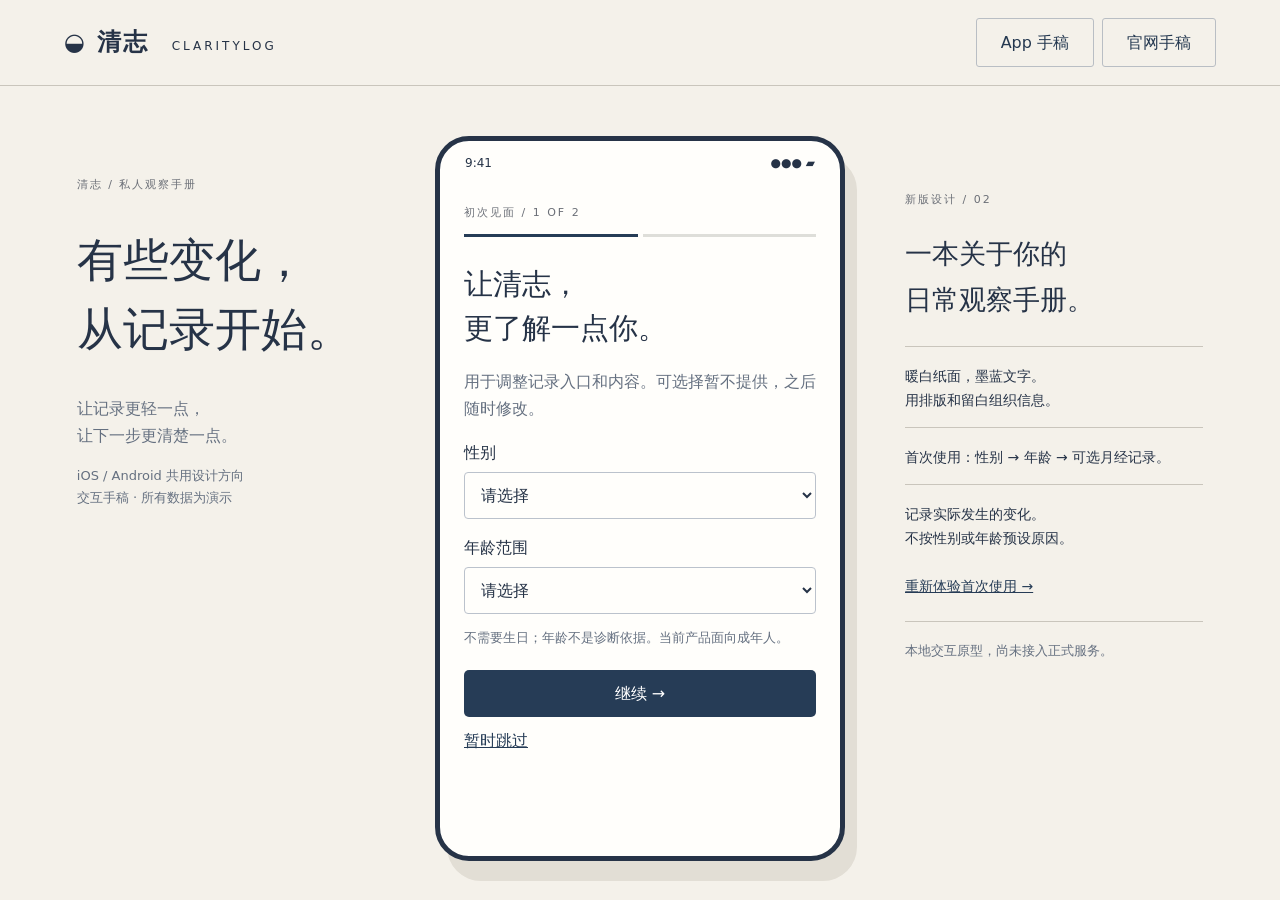
<file: design/index.html>
<!doctype html><html lang="zh-CN"><meta charset="utf-8"><meta name="viewport" content="width=device-width,initial-scale=1"><title>清志 · 产品设计手稿</title><style>
:root{--ink:#193f36;--paper:#f7f8f2;--sage:#dfe9df}*{box-sizing:border-box}body{margin:0;background:var(--paper);color:var(--ink);font:16px/1.7 system-ui,'Microsoft Yahei',sans-serif}button,a{cursor:pointer}button{font:inherit;min-height:44px;border:0;border-radius:24px;padding:10px 24px;background:var(--ink);color:white}button:hover{filter:brightness(1.15)}a{color:inherit}header{padding:20px 5%;display:flex;align-items:center;justify-content:space-between;border-bottom:1px solid #dce2d8}.brand{font-size:24px;font-weight:700}.brand small{font-size:12px;letter-spacing:2px;margin-left:12px}.switch{display:flex;gap:8px}.switch button{background:transparent;color:var(--ink);border:1px solid #bdcbbf}.label{letter-spacing:3px;font-size:12px;text-transform:uppercase}h1{font-size:clamp(40px,5vw,76px);line-height:1.18;font-weight:500;letter-spacing:-2px}h2{font-size:32px;font-weight:500}h3{margin:0 0 10px}.muted{color:#586e63}.studio{padding:36px 6%;display:grid;grid-template-columns:1fr 420px 1fr;gap:38px;align-items:start}.intro{padding-top:40px}.intro h1{font-size:48px}.phone{width:100%;background:#f8faf5;border:9px solid #243b34;border-radius:48px;overflow:hidden;box-shadow:0 24px 70px #193f361a}.status{padding:12px 25px;display:flex;justify-content:space-between;font-size:12px}.screen{padding:16px 22px;min-height:640px}.screen h2{font-size:29px;margin:5px 0 18px}.card{background:white;border:1px solid #e0e6dc;border-radius:20px;padding:20px;margin:14px 0}.tint{background:var(--sage);border:0}.big{font-size:64px;line-height:1.2}.full{width:100%}.chips{display:flex;gap:8px;flex-wrap:wrap}.chips button{padding:6px 13px;background:#edf1e8;color:var(--ink);border:1px solid #c6d2c7;border-radius:12px}.chips button[aria-pressed=true]{background:var(--ink);color:white}.nav{display:flex;border-top:1px solid #dce2d8;padding:10px 8px 20px;justify-content:space-around}.nav button{padding:8px;background:none;color:var(--ink);font-size:14px;border-radius:10px}.nav button.active{background:var(--sage)}.note{font-size:13px;color:#586e63}.aside{padding-top:55px}.aside p{border-top:1px solid #ccd7cb;padding-top:18px}.hero{max-width:1200px;margin:auto;padding:70px 40px;display:grid;grid-template-columns:1.2fr 1fr;gap:80px;align-items:center}.hero p{max-width:490px}.hero .card{padding:32px;transform:rotate(-3deg);box-shadow:0 20px 60px #193f3612}.orb{height:80px;width:80px;border-radius:50%;background:linear-gradient(140deg,#e7eadb,#638775);margin-bottom:24px}.section{padding:65px 7%;max-width:1400px;margin:auto}.grid{display:grid;grid-template-columns:repeat(3,1fr);gap:24px}.band{background:#e7ede2}.line{display:flex;justify-content:space-between;gap:12px;margin:14px 0}input[type=range]{width:100%;accent-color:var(--ink)}input[type=number]{width:100%;padding:12px;border:1px solid #a9bcae;border-radius:10px;font:inherit}svg{width:100%;height:110px}footer{padding:36px 7%;border-top:1px solid #ccd7cb}.hidden{display:none!important}details{padding:18px 0;border-bottom:1px solid #cad6c8}dialog{border:1px solid #cad6c8;border-radius:20px;max-width:420px;padding:30px}dialog::backdrop{background:#193f3655}@media(max-width:1000px){.studio{grid-template-columns:1fr 420px}.aside{display:none}}@media(max-width:700px){header{flex-wrap:wrap;gap:15px}.studio{display:block;padding:24px 14px}.intro{padding:0}.intro h1{font-size:32px}.phone{max-width:420px;margin:25px auto}.hero{grid-template-columns:1fr;padding:40px 22px;gap:25px}.grid{grid-template-columns:1fr}.section{padding:40px 22px}.brand small{display:none}}
</style><link rel="stylesheet" href="v2.css"><header><div class="brand">◒ 清志 <small>CLARITYLOG</small></div><div class="switch"><button onclick="mode('app')">App 手稿</button><button onclick="mode('web')">官网手稿</button></div></header>
<main id="app" class="studio"><div class="intro"><div class="label">01 / MOBILE EXPERIENCE</div><h1>今天的感受，<br>值得被记住。</h1><p class="muted">让记录更轻一点，<br>让下一步更清楚一点。</p><p class="note">iOS / Android 共用设计方向<br>交互手稿 · 所有数据为演示</p></div><div class="phone"><div class="status"><span>9:41</span><span>●●● ▰</span></div><div id="screen" class="screen"></div><nav class="nav" aria-label="App 导航"><button onclick="page('today')">◒ 今日</button><button onclick="page('log')">＋ 记录</button><button onclick="page('insight')">⌁ 洞察</button><button onclick="page('me')">○ 我的</button></nav></div><aside class="aside"><div class="label">DESIGN NOTES</div><h2>少一点负担。<br>多一点理解。</h2><p>01 / 单一主要任务<br><span class="muted">首页只突出一次轻量记录。</span></p><p>02 / 不急着下结论<br><span class="muted">关联不是因果，数据不足就说不足。</span></p><p>03 / 建议有出处<br><span class="muted">将适用条件与原始来源放在一起。</span></p><p class="note">可点击底部导航、记录症状、保存自评、打开建议和营养页面。数据不持久保存。</p></aside></main>
<main id="web" class="hidden"><section class="hero"><div><div class="label">为每一个想更清晰的日子</div><h1>把模糊的感受，<br>慢慢记清楚。</h1><p class="muted">清志陪你记录脑雾与日常生活，观察饮食、睡眠和活动中的线索，了解每条建议背后的依据。</p><button onclick="mode('app')">查看产品演示 ↗</button> <button onclick="show('内测尚未开放。这是官网设计手稿，没有收集或发送任何个人信息。')">了解内测</button><p class="note">规划支持 iOS 与 Android · 中文优先</p></div><div class="card"><div class="orb"></div><div class="label">YOUR DAY, A LITTLE CLEARER</div><h2>不必一次想清楚所有事。</h2><p>从记下今天的状态开始。</p><div class="card tint"><div class="line"><span>今天感觉怎样？</span><span>演示</span></div><div class="big">6 <small style="font-size:18px">/ 10</small></div><p>清晰度自评 · 只与你自己比较</p></div><p class="note">清志 ClarityLog / 每一天，都有迹可循</p></div></section><div class="band"><section class="section"><div class="label">从感受，到线索</div><h2>有时，说清楚自己的状态就很难。</h2><div class="grid"><p>想专注，思绪却总是飘走。</p><p>熟悉的词，突然卡在嘴边。</p><p>忙了一天，却很难理清头绪。</p></div></section></div><section class="section"><div class="label">HOW IT WORKS</div><h2>给自己一个轻一点的开始。</h2><div class="grid"><article class="card"><div class="label">01 / 记录</div><h2>记下此刻</h2><p>选择感受与症状。没精力时，只记一项也可以。</p></article><article class="card"><div class="label">02 / 观察</div><h2>回看日常</h2><p>让睡眠、饮食、活动与状态放在一起，观察可能的联系。</p></article><article class="card"><div class="label">03 / 行动</div><h2>了解下一步</h2><p>阅读适合自己的建议，同时看到来源、适用范围和限制。</p></article></div></section><section class="section band"><div class="label">EVIDENCE, WITH CONTEXT</div><h2>每一条建议，都应说清楚为什么。</h2><div class="grid"><div><h3>饮食与营养线索</h3><p>关注饮食结构；摄入估算不等于身体缺乏诊断。</p></div><div><h3>活动与恢复</h3><p>不仅记录运动，也留意活动后是否更疲惫。</p></div><div><h3>看得见的依据</h3><p>指南、研究与个人观察分开展示。</p><a href="https://www.cdc.gov/long-covid/hcp/clinical-guidance/index.html" target="_blank" rel="noopener">示例来源：CDC 临床指导 ↗</a></div></div></section><section class="section"><h2>先从免费记录开始。</h2><div class="grid"><article class="card"><h3>基础版</h3><div class="big">免费</div><p>日常记录 · 基础趋势 · 原始数据导出<br>安全信息与建议出处始终可读</p></article><article class="card tint"><h3>清志 Plus · 价格待验证</h3><div class="big">¥128<small style="font-size:18px"> / 年</small></div><p>深度回顾 · 结构化周报 · 自定义观察计划</p><p class="note">定价方案示意，暂未开放购买。月付候选价 ¥18。</p></article></div></section><section class="section"><h2>你可能想知道</h2><details><summary>清志可以诊断或治疗脑雾吗？</summary><p>清志用于记录与健康信息支持，不能诊断病因或替代诊疗。持续或加重的困扰应向专业人员咨询。</p></details><details><summary>需要每天坚持吗？</summary><p>不用。可以跳过、补记或只记录一项，缺失会如实显示。</p></details><details><summary>拍照能知道缺什么营养吗？</summary><p>不能。未来的照片功能用于辅助识别食物并由你确认，不能测量体内营养水平。</p></details><details><summary>这些演示数据会上传吗？</summary><p>这份本地手稿不上传数据，输入仅在当前页面内存中，刷新即重置。正式产品的隐私方案需在上线前实现并披露。</p></details></section><footer><div class="brand">◒ 清志 ClarityLog</div><p>把模糊的感受，慢慢记清楚。</p><p class="note">产品概念手稿 · 尚未发布 · 不提供医疗诊断</p></footer></main><dialog id="modal"><p id="message"></p><button onclick="document.getElementById('modal').close()">知道了</button></dialog>
<script>
let score=6,saved=false;const screen=document.getElementById('screen');function mode(m){document.getElementById('app').classList.toggle('hidden',m!=='app');document.getElementById('web').classList.toggle('hidden',m!=='web');window.scrollTo(0,0)}function show(t){document.getElementById('message').textContent=t;document.getElementById('modal').showModal()}function chart(){return '<svg viewBox="0 0 300 110" role="img" aria-label="演示趋势：周一到周日的清晰度自评为4、5、3、6、5、7、6"><path d="M5 90H295M5 50H295M5 10H295" fill="none" stroke="#d7e1d4"/><polyline points="10,70 55,55 100,85 145,40 190,55 235,25 280,40" fill="none" stroke="#386550" stroke-width="3"/><text x="6" y="108" font-size="11">一</text><text x="140" y="108" font-size="11">四</text><text x="278" y="108" font-size="11">日</text></svg>'}function page(p){document.querySelectorAll('.nav button').forEach((b,i)=>b.classList.toggle('active',['today','log','insight','me'][i]===p));let html='';if(p==='today')html=`<span class="label">清志 / 演示日记</span><h2>慢慢来，也没关系。</h2><p class="muted">先照顾此刻的自己。</p><div class="card tint"><div class="line"><span>${saved?'刚刚记录':'最近一次 · 示例'}</span><span>清晰度自评</span></div><div class="big">${score}<small style="font-size:18px"> / 10</small></div><p>0 极不清晰 · 10 非常清晰</p><button class="full" onclick="page('log')">${saved?'修改本次记录':'记一下今天'} ＋</button></div><div class="line"><h3>这一周</h3><span class="note">示例数据</span></div>${chart()}<div class="card"><h3>今天，了解一件小事</h3><p>活动后更疲惫，需要留意什么？</p><a href="#" onclick="page('evidence');return false">查看建议与依据 ↗</a></div>`;if(p==='log')html=`<span class="label">轻量记录</span><h2>此刻，感觉怎么样？</h2><div class="card tint"><label for="clarity">清晰度自评 <strong id="value">${score}</strong> / 10</label><input id="clarity" type="range" min="0" max="10" value="${score}" oninput="document.getElementById('value').textContent=this.value"><div class="line note"><span>极不清晰</span><span>非常清晰</span></div></div><h3>哪些感受更明显？</h3><p class="note">可多选，也可以跳过</p><div class="chips">${['难集中','容易忘事','思考变慢','找词困难','精神疲惫','不确定'].map(s=>`<button aria-pressed="false" onclick="this.setAttribute('aria-pressed',this.getAttribute('aria-pressed')!=='true')">${s}</button>`).join('')}</div><div class="card"><label for="sleep">昨晚睡了多久？（可选，小时）</label><input id="sleep" type="number" min="0" max="24" step="0.5" placeholder="例如 7.5"></div><button class="full" onclick="score=Number(document.getElementById('clarity').value);saved=true;page('today')">保存自评</button><p class="note">此手稿仅保存自评分数至内存；症状与睡眠用于展示表单交互，不会保存。</p><a href="#" onclick="page('food');return false">添加饮食与活动记录 →</a>`;if(p==='insight')html=`<span class="label">观察，不急着解释</span><h2>最近一周的你</h2><div class="card"><div class="line"><h3>清晰度自评</h3><span>7 天示例</span></div>${chart()}<p class="note">仅供本人纵向回看，非认知检测。</p></div><div class="card tint"><h3>先积累，再看规律</h3><p>当前真实记录不足，暂不生成关联分析。</p><p class="note">图表为设计示例，不能作为你的健康结论。</p></div><h3>接下来可以记录</h3><p>睡眠是否恢复精力？<br>活动后当天或随后两天是否更不舒服？</p><button onclick="page('log')">补充一条记录</button>`;if(p==='evidence')html=`<button onclick="page('today')">← 返回</button><p class="label">建议依据 / 内容示例</p><h2>留意活动后的变化</h2><div class="card tint"><h3>先观察自己的耐受情况</h3><p>若活动后状态明显加重，记录活动内容和随后两天的变化，并与专业人员讨论。</p></div><h3>为什么有这条提醒？</h3><p>CDC 在长新冠临床指导中指出，活动后不适可能延迟 12–48 小时出现。</p><p class="note">适用语境：长新冠相关活动后不适。不是对所有脑雾人群的运动处方；不代表你已被诊断。</p><div class="card"><h3>指南来源</h3><a target="_blank" rel="noopener" href="https://www.cdc.gov/long-covid/hcp/clinical-guidance/index.html">CDC · Long COVID Clinical Guidance ↗</a><p class="note">查阅：2026-11-13<br>正式上线前需专业审核</p></div>`;if(p==='food')html=`<button onclick="page('log')">← 返回</button><h2>日常生活里的线索</h2><div class="card"><h3>午餐 · 示例</h3><p>米饭 / 豆腐 / 青菜 / 鸡蛋</p><p class="note">份量待确认；混合菜估算误差较大。</p><button onclick="show('规划：拍照或文字输入 → 核对食物 → 确认份量。此手稿未接入识别服务。')">确认食物与份量</button></div><div class="card tint"><h3>营养线索</h3><p>先关注饮食种类和规律。</p><p class="note">不根据这一餐判断营养缺乏，也不推荐补剂剂量。</p></div><div class="card"><h3>活动与恢复</h3><p>活动后当天或随后两天，是否更不舒服？</p><div class="chips">${['是','否','不确定'].map(s=>`<button onclick="show('已体验选项：${s}。正式版将关联活动时间与后续记录，此处不保存。')">${s}</button>`).join('')}</div></div>`;if(p==='me')html=`<span class="label">按你的节奏</span><h2>我的清志</h2><div class="card tint"><h3>基础体验</h3><p>好好记录，不必追赶进度。</p></div>${['通知与提醒','导出我的数据','隐私与删除','会员与订阅'].map(s=>`<div class="card"><button class="full" onclick="show('${s}：这是设计占位，尚未接入正式服务。当前输入只在页面内存中。')">${s} →</button></div>`).join('')}`;screen.innerHTML=html}page('today');
</script><script src="v2.js"></script></html>
</file>
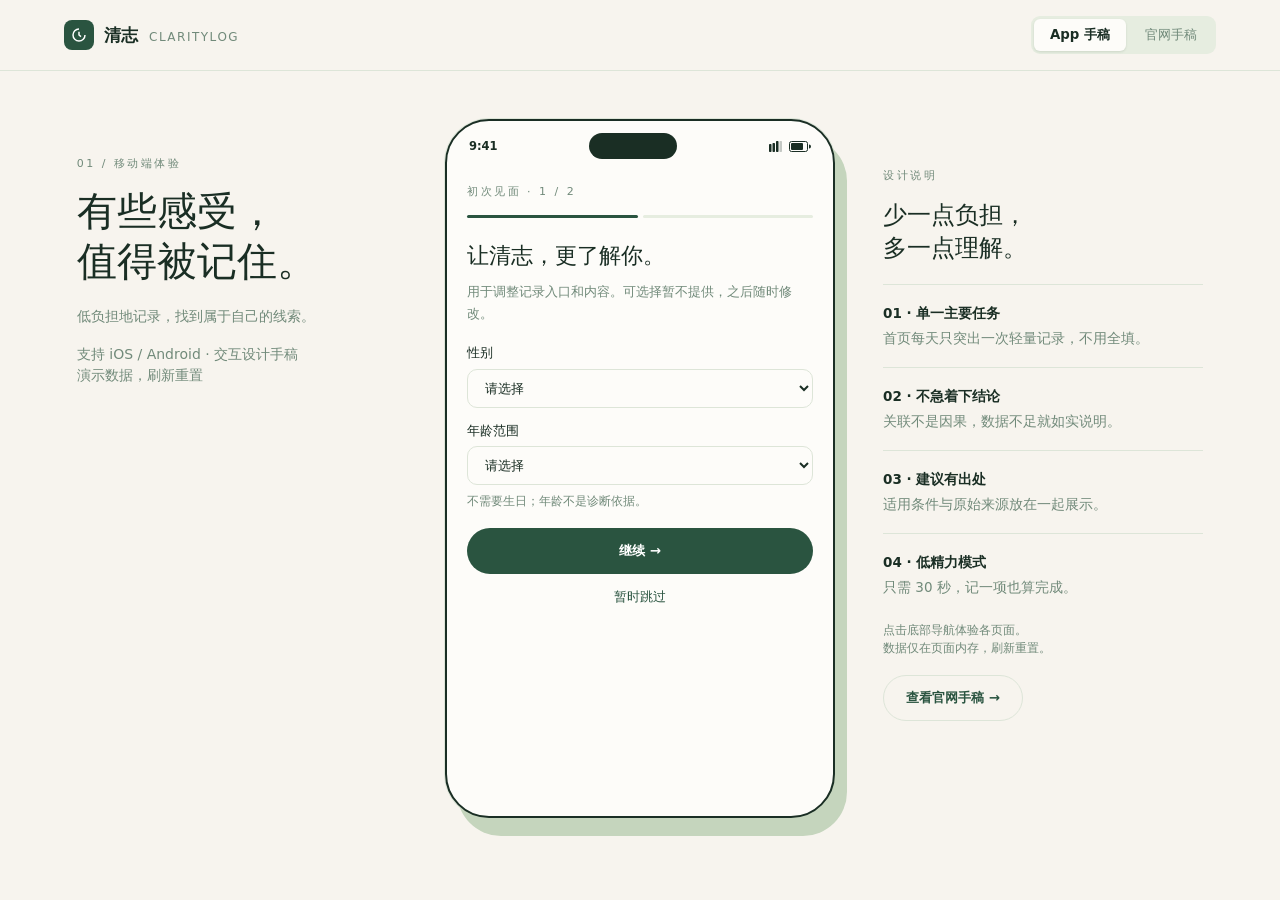
<file: docs/index.html>
<!DOCTYPE html>
<html lang="zh-CN">
<head>
<meta charset="utf-8">
<meta name="viewport" content="width=device-width,initial-scale=1">
<title>清志 ClarityLog · 产品设计手稿 v3</title>
<style>
:root{
  --pine:#2A5440;--pine-d:#1E3D2F;--pine-l:#4A7C63;
  --paper:#F7F4EE;--white:#FDFCF9;
  --sage:#E6EDE0;--sage-m:#C5D5BD;--sage-d:#A8BFA0;
  --amber:#C4784A;--amber-l:#F4EAD8;
  --ink:#1A2E24;--ink-m:#3D5547;--muted:#718A7A;
  --border:#DDE5D8;--border-m:#C8D5C0;
  --sh-s:0 1px 3px rgba(26,46,36,.08),0 1px 2px rgba(26,46,36,.04);
  --sh-m:0 4px 16px rgba(26,46,36,.10),0 2px 4px rgba(26,46,36,.06);
  --sh-l:0 12px 40px rgba(26,46,36,.14);
  --r-s:10px;--r-m:16px;--r-l:24px;--r-xl:32px;
}
*,*::before,*::after{box-sizing:border-box;margin:0;padding:0}
html{scroll-behavior:smooth}
body{font-family:-apple-system,'PingFang SC','Microsoft YaHei','Noto Sans SC',system-ui,sans-serif;background:var(--paper);color:var(--ink);font-size:16px;line-height:1.65}
h1,h2{font-family:'Noto Serif SC','STSong','SimSun',Georgia,serif;font-weight:400}
h1{font-size:clamp(32px,5vw,60px);line-height:1.25}
h2{font-size:clamp(22px,3vw,36px);line-height:1.35}
h3{font-size:17px;font-weight:600;line-height:1.4;color:var(--ink)}
p{color:var(--ink-m)}
a{color:var(--pine);text-decoration:none}
a:hover{text-decoration:underline}
button{cursor:pointer;font-family:inherit}
.lbl{font-size:11px;letter-spacing:2.5px;text-transform:uppercase;color:var(--muted);font-weight:500}
.muted{color:var(--muted)}
.note{font-size:12px;color:var(--muted);line-height:1.5}
.hidden{display:none!important}

/* ── HEADER ── */
header{display:flex;align-items:center;justify-content:space-between;padding:16px 5%;background:var(--paper);border-bottom:1px solid var(--border);position:sticky;top:0;z-index:100;backdrop-filter:blur(8px)}
.brand{display:flex;align-items:center;gap:10px}
.b-icon{width:30px;height:30px;background:var(--pine);border-radius:8px;display:flex;align-items:center;justify-content:center}
.b-icon svg{width:16px;height:16px;fill:none;stroke:#fff;stroke-width:2.2}
.b-name{font-size:17px;font-weight:700;color:var(--ink);letter-spacing:-.3px}
.b-name span{font-weight:400;color:var(--muted);font-size:12px;margin-left:6px;letter-spacing:1.5px}
.tabs{display:flex;gap:3px;background:var(--sage);padding:3px;border-radius:9px}
.tab{padding:7px 16px;border:none;border-radius:6px;cursor:pointer;font:14px/1 inherit;color:var(--muted);background:transparent;transition:all .18s}
.tab.on{background:var(--white);color:var(--ink);font-weight:600;box-shadow:var(--sh-s)}

/* ── APP STUDIO ── */
#av{display:grid;grid-template-columns:1fr 390px 1fr;gap:48px;padding:48px 6% 60px;max-width:1400px;margin:auto;align-items:start}
.s-intro{padding-top:36px}
.s-intro h1{font-size:40px;margin:14px 0 18px}
.s-intro p{font-size:14px;margin-bottom:8px}

/* Phone frame */
.phone-wrap{position:sticky;top:88px}
.phone{width:100%;background:var(--white);border:2px solid var(--ink);border-radius:44px;overflow:hidden;box-shadow:12px 18px 0 var(--sage-m),0 0 0 1px var(--border)}
.p-top{padding:12px 22px 6px;display:flex;align-items:center;justify-content:space-between;font-size:11.5px;font-weight:600;color:var(--ink)}
.p-island{width:88px;height:26px;background:var(--ink);border-radius:16px}
.p-icons{display:flex;gap:5px;align-items:center}
.p-screen{min-height:570px;max-height:620px;overflow-y:auto}
.p-screen::-webkit-scrollbar{width:0}
.p-nav{display:flex;border-top:1px solid var(--border);padding:8px 2px 18px;background:var(--white);position:sticky;bottom:0;z-index:10}
.nb{flex:1;display:flex;flex-direction:column;align-items:center;gap:3px;border:none;background:none;cursor:pointer;padding:5px 0;color:var(--muted);font-size:10.5px;font-family:inherit;transition:color .18s}
.nb svg{width:22px;height:22px}
.nb.on{color:var(--pine)}
.nb .dot{width:4px;height:4px;background:var(--pine);border-radius:50%;margin:-2px auto 0;opacity:0}
.nb.on .dot{opacity:1}

/* Screen content */
.sc{padding:18px 20px}

/* Cards */
.card{background:var(--white);border:1px solid var(--border);border-radius:var(--r-m);padding:16px;margin-bottom:12px;box-shadow:var(--sh-s)}
.c-sage{background:var(--sage);border-color:var(--sage-m);box-shadow:none}
.c-amber{background:var(--amber-l);border-color:#E8C8A8;box-shadow:none}
.c-pine{background:var(--pine);color:#fff;border-color:var(--pine-d)}
.c-pine p,.c-pine .muted{color:rgba(255,255,255,.72)}

/* Buttons */
.btn{display:inline-flex;align-items:center;justify-content:center;border:none;border-radius:var(--r-xl);cursor:pointer;font:15px/1 inherit;font-weight:600;padding:13px 22px;min-height:46px;transition:all .18s}
.btn-w{width:100%}
.btn-p{background:var(--pine);color:#fff}
.btn-p:hover{background:var(--pine-d)}
.btn-g{background:transparent;color:var(--pine);border:1.5px solid var(--border)}
.btn-g:hover{border-color:var(--pine);background:var(--sage)}
.btn-t{background:transparent;color:var(--pine);padding:7px 0;min-height:auto;font-weight:500;border:none}
.btn-q{background:none;border:none;color:var(--pine);font:13px/1 inherit;cursor:pointer;text-decoration:underline;text-underline-offset:2px;padding:3px 0}

/* Chips */
.chips{display:flex;flex-wrap:wrap;gap:7px;margin:8px 0}
.chip{padding:7px 13px;background:var(--white);border:1.5px solid var(--border);border-radius:20px;font:13px/1 inherit;color:var(--ink-m);cursor:pointer;transition:all .18s}
.chip:hover{border-color:var(--sage-m);background:var(--sage)}
.chip.on{background:var(--pine);border-color:var(--pine);color:#fff}

/* Range slider */
input[type=range]{width:100%;height:6px;-webkit-appearance:none;appearance:none;background:var(--sage);border-radius:3px;outline:none}
input[type=range]::-webkit-slider-thumb{-webkit-appearance:none;width:24px;height:24px;background:var(--pine);border-radius:50%;border:3px solid #fff;box-shadow:0 0 0 1.5px var(--pine),var(--sh-s);cursor:pointer}

/* Form controls */
select,input[type=date],input[type=number],input[type=text]{width:100%;padding:10px 13px;border:1.5px solid var(--border);border-radius:var(--r-s);background:var(--white);font:14px/1 inherit;color:var(--ink);outline:none;transition:border-color .18s}
select:focus,input:focus{border-color:var(--pine)}
.fl{display:block;margin:12px 0 5px;font-size:13px;font-weight:500;color:var(--ink)}

/* Progress bar */
.prog{display:flex;gap:5px;margin:14px 0 20px}
.ps{height:3px;flex:1;background:var(--sage);border-radius:2px}
.ps.done{background:var(--pine)}

/* Settings list */
.si{display:flex;align-items:center;justify-content:space-between;padding:13px 0;border-bottom:1px solid var(--border);cursor:pointer}
.si:last-child{border-bottom:none}
.si-l{display:flex;align-items:center;gap:11px}
.si-icon{width:34px;height:34px;border-radius:9px;display:flex;align-items:center;justify-content:center;font-size:15px}

/* Period tag */
.ptag{font-size:12px;color:#8B4A4A;border-left:3px solid #C47878;padding-left:9px}

/* Age note */
.agenote{font-size:12px;color:var(--muted);border-left:2px solid var(--sage-m);padding:7px 11px;margin:10px 0;border-radius:0 5px 5px 0}

/* Source badge */
.sbadge{display:inline-flex;align-items:center;gap:5px;padding:3px 9px;background:var(--sage);border-radius:20px;font-size:11px;color:var(--muted);font-weight:500}

/* Aside */
.s-aside{padding-top:48px}
.s-aside h2{font-size:24px;margin:14px 0 20px}
.an{border-top:1px solid var(--border);padding-top:18px;margin-top:18px;font-size:13.5px;color:var(--muted);line-height:1.6}
.an strong{color:var(--ink);display:block;margin-bottom:3px;font-weight:600}

/* ── LANDING ── */
#wv{}
.hero{max-width:1200px;margin:auto;padding:80px 5% 90px;display:grid;grid-template-columns:1.15fr .85fr;gap:60px;align-items:center}
.hero h1{font-size:clamp(36px,4.5vw,66px);line-height:1.22;margin-bottom:18px}
.hero p.sub{font-size:17px;margin-bottom:30px;max-width:480px}
.hero-cta{display:flex;gap:12px;flex-wrap:wrap;margin-bottom:18px}
.hero-phone{width:260px;margin:auto;transform:perspective(900px) rotateY(-8deg) rotateX(2deg);filter:drop-shadow(16px 24px 32px rgba(26,46,36,.14))}
.hero-phone .phone{border-radius:38px;border-width:2px}
.mini-screen{padding:14px 18px}
.mini-score{display:flex;align-items:center;justify-content:center;padding:12px 0}
.mini-cta{background:var(--pine);color:#fff;border-radius:14px;padding:11px;text-align:center;font-size:13px;font-weight:600;margin-top:10px}

.section{padding:70px 5%}
.si-wrap{max-width:1200px;margin:auto}
.sh{margin-bottom:44px}
.sh h2{margin-top:10px}
.band{background:var(--sage)}

.g3{display:grid;grid-template-columns:repeat(3,1fr);gap:24px}
.g2{display:grid;grid-template-columns:repeat(2,1fr);gap:24px}

.fc{background:var(--white);border:1px solid var(--border);border-radius:var(--r-l);padding:30px;box-shadow:var(--sh-s);transition:box-shadow .2s}
.fc:hover{box-shadow:var(--sh-m)}
.fi{width:46px;height:46px;border-radius:13px;background:var(--sage);display:flex;align-items:center;justify-content:center;margin-bottom:18px;font-size:21px}

.snum{width:30px;height:30px;border-radius:50%;border:2px solid var(--pine);color:var(--pine);display:flex;align-items:center;justify-content:center;font-size:12px;font-weight:700;margin-bottom:14px}

.pc{border:1px solid var(--border);border-radius:var(--r-l);padding:34px;background:var(--white);box-shadow:var(--sh-s)}
.pc.feat{border-color:var(--pine);border-width:2px;background:linear-gradient(135deg,var(--white) 0%,#EFF5EC 100%)}
.pbig{font-size:50px;font-weight:700;color:var(--ink);line-height:1;margin:14px 0}
.pbig span{font-size:17px;color:var(--muted);font-weight:400}
.fl-list{list-style:none}
.fl-list li{padding:7px 0;border-bottom:1px solid var(--border);font-size:14px;display:flex;align-items:center;gap:8px}
.fl-list li:last-child{border-bottom:none}
.fl-list li::before{content:'✓';color:var(--pine);font-weight:700;flex-shrink:0}

details{border-bottom:1px solid var(--border)}
details summary{padding:18px 0;list-style:none;cursor:pointer;font-weight:600;color:var(--ink);display:flex;justify-content:space-between;align-items:center;font-size:15px}
details summary::after{content:'+';font-size:19px;color:var(--muted);flex-shrink:0}
details[open] summary::after{content:'−'}
details p{padding:0 0 18px;font-size:14px}

footer{padding:44px 5%;border-top:1px solid var(--border);display:flex;justify-content:space-between;align-items:start;flex-wrap:wrap;gap:24px}

/* Modal */
dialog{border:none;border-radius:var(--r-l);padding:30px;max-width:380px;width:calc(100% - 48px);box-shadow:var(--sh-l)}
dialog::backdrop{background:rgba(26,46,36,.4);backdrop-filter:blur(4px)}

/* Responsive */
@media(max-width:1100px){
  #av{grid-template-columns:1fr 380px;gap:30px}
  .s-aside{display:none}
}
@media(max-width:720px){
  #av{display:block;padding:22px 16px}
  .phone-wrap{position:static;margin:22px 0}
  .hero{grid-template-columns:1fr;padding:44px 5%}
  .hero-phone{display:none}
  .g3{grid-template-columns:1fr}
  .g2{grid-template-columns:1fr}
  .hero h1{font-size:32px}
  .s-intro h1{font-size:30px}
  .tabs span{display:none}
}
</style>
</head>
<body>

<header>
  <div class="brand">
    <div class="b-icon">
      <svg viewBox="0 0 24 24"><path d="M12 3C7 3 3 7 3 12s4 9 9 9 9-4 9-9"/><path d="M12 7v5l3 2.5"/></svg>
    </div>
    <div class="b-name">清志 <span>CLARITYLOG</span></div>
  </div>
  <div class="tabs">
    <button class="tab on" id="t-app" onclick="sw('app')">App 手稿</button>
    <button class="tab" id="t-web" onclick="sw('web')">官网手稿</button>
  </div>
</header>

<!-- ═══════════ APP VIEW ═══════════ -->
<div id="av">
  <div class="s-intro">
    <div class="lbl">01 / 移动端体验</div>
    <h1>有些感受，<br>值得被记住。</h1>
    <p class="muted">低负担地记录，找到属于自己的线索。</p>
    <p class="note" style="margin-top:16px">支持 iOS / Android · 交互设计手稿<br>演示数据，刷新重置</p>
  </div>

  <div class="phone-wrap">
    <div class="phone">
      <div class="p-top">
        <span>9:41</span>
        <div class="p-island"></div>
        <div class="p-icons">
          <svg width="15" height="11" viewBox="0 0 15 11" fill="var(--ink)"><rect x="0" y="3" width="2.5" height="8" rx=".8"/><rect x="3.5" y="2" width="2.5" height="9" rx=".8"/><rect x="7" y="0" width="2.5" height="11" rx=".8"/><rect x="10.5" y="0" width="2.5" height="11" rx=".8" opacity=".25"/></svg>
          <svg width="22" height="11" viewBox="0 0 22 11" fill="none"><rect x=".5" y=".5" width="18" height="10" rx="2" stroke="var(--ink)" stroke-width="1"/><rect x="2" y="2" width="12" height="7" rx="1" fill="var(--ink)"/><path d="M20 3.5v4a2 2 0 000-4z" fill="var(--ink)"/></svg>
        </div>
      </div>
      <div class="p-screen" id="ps"></div>
      <nav class="p-nav" id="pn">
        <button class="nb on" data-p="today" onclick="gp('today')">
          <svg viewBox="0 0 24 24" fill="none" stroke="currentColor" stroke-width="1.8"><circle cx="12" cy="12" r="9"/><path d="M12 7v5l3 2.5"/></svg>
          今日<div class="dot"></div>
        </button>
        <button class="nb" data-p="log" onclick="gp('log')">
          <svg viewBox="0 0 24 24" fill="none" stroke="currentColor" stroke-width="1.8"><path d="M12 5v14M5 12h14"/></svg>
          记录<div class="dot"></div>
        </button>
        <button class="nb" data-p="insight" onclick="gp('insight')">
          <svg viewBox="0 0 24 24" fill="none" stroke="currentColor" stroke-width="1.8"><polyline points="4 20 8 14 12 17 16 10 20 13"/><line x1="4" y1="20" x2="20" y2="20"/></svg>
          洞察<div class="dot"></div>
        </button>
        <button class="nb" data-p="me" onclick="gp('me')">
          <svg viewBox="0 0 24 24" fill="none" stroke="currentColor" stroke-width="1.8"><circle cx="12" cy="8" r="4"/><path d="M4 20c0-4 3.6-7 8-7s8 3 8 7"/></svg>
          我的<div class="dot"></div>
        </button>
      </nav>
    </div>
  </div>

  <div class="s-aside">
    <div class="lbl">设计说明</div>
    <h2>少一点负担，<br>多一点理解。</h2>
    <div class="an"><strong>01 · 单一主要任务</strong>首页每天只突出一次轻量记录，不用全填。</div>
    <div class="an"><strong>02 · 不急着下结论</strong>关联不是因果，数据不足就如实说明。</div>
    <div class="an"><strong>03 · 建议有出处</strong>适用条件与原始来源放在一起展示。</div>
    <div class="an"><strong>04 · 低精力模式</strong>只需 30 秒，记一项也算完成。</div>
    <p class="note" style="margin-top:22px">点击底部导航体验各页面。<br>数据仅在页面内存，刷新重置。</p>
    <button class="btn btn-g" style="margin-top:18px" onclick="sw('web')">查看官网手稿 →</button>
  </div>
</div>

<!-- ═══════════ WEB VIEW ═══════════ -->
<div id="wv" class="hidden">

  <!-- Hero -->
  <section style="background:var(--white)">
    <div class="hero">
      <div>
        <div class="lbl">为每一个想更清晰的日子</div>
        <h1>把模糊的感受，<br>慢慢记清楚。</h1>
        <p class="sub muted">清志陪你记录脑雾与日常生活，观察饮食、睡眠、活动中的线索，了解每条建议背后的依据。</p>
        <div class="hero-cta">
          <button class="btn btn-p" onclick="sw('app')">查看产品演示 ↗</button>
          <button class="btn btn-g" onclick="modal('内测尚未开放。这是官网设计手稿，没有收集或发送任何个人信息。')">了解内测</button>
        </div>
        <p class="note">规划支持 iOS 与 Android · 中文优先 · 尚未发布</p>
      </div>
      <div class="hero-phone">
        <div class="phone" style="border-radius:36px">
          <div class="p-top" style="padding:10px 18px 4px"><span>9:41</span><div class="p-island" style="width:72px;height:22px"></div><span style="font-size:10px">●●●</span></div>
          <div class="mini-screen">
            <div class="lbl" style="margin-bottom:6px">清志 · 今日</div>
            <div style="font-family:'Noto Serif SC',serif;font-size:19px;margin-bottom:14px">今天感觉怎样？</div>
            <div class="mini-score">
              <svg width="110" height="110" viewBox="0 0 110 110">
                <circle cx="55" cy="55" r="44" fill="none" stroke="#E6EDE0" stroke-width="9"/>
                <circle cx="55" cy="55" r="44" fill="none" stroke="#2A5440" stroke-width="9" stroke-dasharray="166 110" stroke-linecap="round" transform="rotate(-90 55 55)"/>
                <text x="55" y="50" text-anchor="middle" font-size="26" font-weight="700" fill="#1A2E24">6</text>
                <text x="55" y="65" text-anchor="middle" font-size="10" fill="#718A7A">/ 10</text>
              </svg>
            </div>
            <div style="background:var(--sage);border-radius:10px;padding:10px 12px;font-size:11px">
              <div style="color:var(--muted);margin-bottom:4px">难集中 · 精神疲惫</div>
              <div style="color:var(--ink)">午饭后明显加重，休息后稍好一些。</div>
            </div>
            <div class="mini-cta">记录今天 ＋</div>
          </div>
        </div>
      </div>
    </div>
  </section>

  <!-- Pain points -->
  <div class="band">
    <section class="section">
      <div class="si-wrap">
        <div class="lbl">你也有这样的感受吗？</div>
        <h2 style="margin:10px 0 36px">有些感觉，很难说清楚。</h2>
        <div class="g3">
          <div class="fc"><div class="fi">🌫️</div><h3>想专注，思绪却总在飘</h3><p style="margin-top:8px">刚做到一半，又忘了自己在做什么。</p></div>
          <div class="fc"><div class="fi">💬</div><h3>熟悉的词，突然卡在嘴边</h3><p style="margin-top:8px">清楚知道想说什么，但就是想不起来。</p></div>
          <div class="fc"><div class="fi">🔋</div><h3>忙了一天，脑子却更乱</h3><p style="margin-top:8px">不是懒，是努力之后反而更疲惫。</p></div>
        </div>
      </div>
    </section>
  </div>

  <!-- How it works -->
  <section class="section">
    <div class="si-wrap">
      <div class="sh"><div class="lbl">如何使用</div><h2 style="margin-top:10px">给自己一个轻一点的开始。</h2></div>
      <div class="g3">
        <div><div class="snum">01</div><h3>记下此刻</h3><p style="margin-top:8px">选择感受与症状。没精力时，只记一项也可以。30 秒完成一次记录。</p></div>
        <div><div class="snum">02</div><h3>回看日常</h3><p style="margin-top:8px">把睡眠、饮食、活动与清晰度放在一起，观察可能的联系。</p></div>
        <div><div class="snum">03</div><h3>了解下一步</h3><p style="margin-top:8px">阅读适合自己的建议，同时看到来源、适用范围和限制。</p></div>
      </div>
    </div>
  </section>

  <!-- Features -->
  <div class="band">
    <section class="section">
      <div class="si-wrap">
        <div class="sh"><div class="lbl">核心功能</div><h2 style="margin-top:10px">每一条建议，都应说清楚为什么。</h2></div>
        <div class="g3" style="gap:20px">
          <div class="fc"><div class="fi">🥗</div><h3>饮食与营养线索</h3><p style="margin-top:10px">记录饮食结构与规律。摄入估算不等于营养缺乏诊断，每个结果都会说明局限性。</p></div>
          <div class="fc"><div class="fi">🏃</div><h3>活动与恢复观察</h3><p style="margin-top:10px">不仅记录运动，也留意活动后是否更疲惫。疑似活动耐受问题时不推荐增加运动量。</p></div>
          <div class="fc"><div class="fi">📋</div><h3>看得见的证据</h3><p style="margin-top:10px">指南建议、研究结论和个人观察分开展示，附有来源、适用范围和审核时间。</p><a href="https://www.cdc.gov/long-covid/hcp/clinical-guidance/index.html" target="_blank" rel="noopener" style="font-size:12px;display:block;margin-top:10px">示例：CDC 临床指导 ↗</a></div>
          <div class="fc"><div class="fi">📅</div><h3>周期与状态记录</h3><p style="margin-top:10px">可选择记录月经周期，观察周期变化与清晰度的个人关联。不预设经期必然加重脑雾。</p></div>
          <div class="fc"><div class="fi">🔍</div><h3>洞察而非结论</h3><p style="margin-top:10px">展示实际记录数据，不足时如实说明。样本数量和遗漏都会展示，不虚构统计规律。</p></div>
          <div class="fc"><div class="fi">📄</div><h3>就诊前的准备</h3><p style="margin-top:10px">导出可供医生参考的记录摘要，帮助说清楚症状历史。不替代诊疗。</p></div>
        </div>
      </div>
    </section>
  </div>

  <!-- Pricing -->
  <section class="section">
    <div class="si-wrap">
      <div class="sh"><div class="lbl">定价</div><h2 style="margin-top:10px">先从免费记录开始。</h2></div>
      <div class="g2" style="max-width:700px">
        <div class="pc">
          <div class="lbl">基础版</div>
          <div class="pbig">免费</div>
          <p style="margin-bottom:18px;font-size:14px">个人记录，始终免费。</p>
          <ul class="fl-list">
            <li>日常记录与症状枚举</li>
            <li>7 天趋势回看</li>
            <li>原始数据导出</li>
            <li>建议出处与安全信息</li>
          </ul>
        </div>
        <div class="pc feat">
          <div class="lbl">清志 Plus</div>
          <div class="pbig">¥128 <span>/ 年</span></div>
          <p style="margin-bottom:18px;font-size:14px">月付候选价 ¥18 · 价格尚在验证</p>
          <ul class="fl-list">
            <li>多因素深度回顾</li>
            <li>结构化周报</li>
            <li>自定义观察计划</li>
            <li>就诊摘要导出排版</li>
          </ul>
          <button class="btn btn-p btn-w" style="margin-top:20px" onclick="modal('清志 Plus 尚未开放购买。这是价格假设，正式上线前需通过访谈验证。')">了解早鸟计划</button>
        </div>
      </div>
      <p class="note" style="margin-top:16px">证据出处不单独收费。正式支付实现前核验各渠道规则。</p>
    </div>
  </section>

  <!-- FAQ -->
  <div class="band">
    <section class="section">
      <div class="si-wrap">
        <h2 style="margin-bottom:28px">你可能想知道</h2>
        <details><summary>清志可以诊断或治疗脑雾吗？</summary><p>清志用于记录与健康信息支持，不能诊断病因或替代诊疗。持续或加重的困扰应向专业人员咨询。</p></details>
        <details><summary>需要每天坚持记录吗？</summary><p>不用。可以跳过、补记或只记录一项，缺失日期会如实显示，不会被插值为正常。</p></details>
        <details><summary>拍照能知道缺什么营养吗？</summary><p>不能。照片功能用于辅助识别食物并由你确认份量，不能测量体内营养水平或诊断缺乏。</p></details>
        <details><summary>我的数据会上传或共享吗？</summary><p>当前手稿不上传任何数据，输入仅在当前页面内存中，刷新即重置。正式产品的隐私方案需在上线前完整披露。</p></details>
      </div>
    </section>
  </div>

  <footer>
    <div>
      <div style="font-size:17px;font-weight:700;margin-bottom:7px">◒ 清志 <span style="font-size:12px;color:var(--muted);font-weight:400;letter-spacing:2px">CLARITYLOG</span></div>
      <p class="note">把模糊的感受，慢慢记清楚。</p>
    </div>
    <div><p class="note">产品概念手稿 · 尚未发布<br>不提供医疗诊断 · 中文优先</p></div>
  </footer>
</div>

<dialog id="dlg">
  <p id="dlg-m" style="margin-bottom:20px;line-height:1.6"></p>
  <button class="btn btn-p" onclick="document.getElementById('dlg').close()">知道了</button>
</dialog>

<script>
// ── STATE ──
const S = { score:6, saved:false, profile:{sex:'',age:'',cycle:false}, periods:[] };

// ── VIEW SWITCH ──
function sw(v){
  document.getElementById('av').classList.toggle('hidden',v!=='app');
  document.getElementById('wv').classList.toggle('hidden',v!=='web');
  document.getElementById('t-app').classList.toggle('on',v==='app');
  document.getElementById('t-web').classList.toggle('on',v==='web');
  window.scrollTo(0,0);
}
function modal(t){ document.getElementById('dlg-m').textContent=t; document.getElementById('dlg').showModal(); }

// ── NAV ──
function gp(p){
  document.querySelectorAll('.nb').forEach(b=>{ b.classList.toggle('on',b.dataset.p===p); });
  rp(p);
}

// ── CHART: area line ──
function chart(scores,days){
  const W=270,H=58,pad=16,mx=10,mn=0;
  const xs=scores.map((_,i)=>pad+(i/(scores.length-1))*(W-pad*2));
  const ys=scores.map(s=>H-8-((s-mn)/(mx-mn))*(H-16));
  const pts=xs.map((x,i)=>`${x},${ys[i]}`).join(' ');
  const area=`${pts} ${W-pad},${H-4} ${pad},${H-4}`;
  return `<svg viewBox="0 0 ${W} ${H}" width="100%" style="display:block;overflow:visible">
    <defs><linearGradient id="g1" x1="0" y1="0" x2="0" y2="1">
      <stop offset="0%" stop-color="#2A5440" stop-opacity=".18"/>
      <stop offset="100%" stop-color="#2A5440" stop-opacity="0"/>
    </linearGradient></defs>
    <polygon points="${area}" fill="url(#g1)"/>
    <polyline points="${pts}" fill="none" stroke="#2A5440" stroke-width="2.5" stroke-linejoin="round" stroke-linecap="round"/>
    ${xs.map((x,i)=>{
      const isLast=i===scores.length-1;
      return `${isLast?`<circle cx="${x}" cy="${ys[i]}" r="4" fill="#2A5440" stroke="#fff" stroke-width="2"/>`:''}
      <text x="${x}" y="${H+2}" text-anchor="middle" font-size="9.5" fill="#718A7A">${days[i]}</text>`;
    }).join('')}
  </svg>`;
}

// ── SCORE RING ──
function ring(score){
  const r=50,cx=62,cy=62,c=2*Math.PI*r;
  const fill=(score/10)*c;
  const col=score>=7?'#2A5440':score>=4?'#5A9478':'#C4784A';
  const lab=score>=7?'状态不错':score>=4?'有些模糊':'比较困难';
  return `<svg width="124" height="124" viewBox="0 0 124 124">
    <circle cx="${cx}" cy="${cy}" r="${r}" fill="none" stroke="#E6EDE0" stroke-width="10"/>
    <circle cx="${cx}" cy="${cy}" r="${r}" fill="none" stroke="${col}" stroke-width="10"
      stroke-dasharray="${fill.toFixed(1)} ${(c-fill).toFixed(1)}" stroke-linecap="round"
      transform="rotate(-90 ${cx} ${cy})"/>
    <text x="${cx}" y="${cy-7}" text-anchor="middle" font-size="30" font-weight="700" fill="#1A2E24">${score}</text>
    <text x="${cx}" y="${cy+10}" text-anchor="middle" font-size="10" fill="#718A7A">/ 10</text>
    <text x="${cx}" y="${cy+24}" text-anchor="middle" font-size="10" fill="${col}">${lab}</text>
  </svg>`;
}

// ── PAGES ──
function rp(p){
  const el=document.getElementById('ps');
  const sc=[4,5,3,6,5,7,S.score],dy=['一','二','三','四','五','六','今'];
  let h='';

  if(p==='today') h=`<div class="sc">
    <div class="lbl">清志</div>
    <div style="font-family:'Noto Serif SC',serif;font-size:22px;margin:6px 0 4px">慢慢来，也没关系。</div>
    <p class="muted" style="font-size:13px;margin-bottom:14px">先照顾此刻的自己。</p>
    <div class="card c-sage" style="text-align:center;padding:16px 14px">
      <div class="lbl" style="margin-bottom:10px">${S.saved?'刚刚记录':'最近一次 · 示例'}</div>
      <div style="display:flex;justify-content:center">${ring(S.score)}</div>
      <button class="btn btn-p btn-w" onclick="gp('log')" style="margin-top:12px">${S.saved?'修改记录':'记一下今天'} ＋</button>
    </div>
    <div style="display:flex;justify-content:space-between;align-items:center;margin:14px 0 8px">
      <span style="font-weight:600;font-size:13px">这一周</span><span class="note">示例数据</span>
    </div>
    ${chart(sc,dy)}
    <div class="card" style="margin-top:14px">
      <div class="lbl" style="margin-bottom:6px">今天了解一件小事</div>
      <div style="font-size:14px;font-weight:600;margin-bottom:5px">留意活动后的变化</div>
      <p style="font-size:13px">若活动后状态明显加重，记录活动内容和随后两天的变化。</p>
      <button class="btn btn-t" onclick="gp('evidence')">查看建议与依据 →</button>
    </div>
    ${S.profile.age?`<p class="agenote">${agen()}</p>`:''}
    ${S.profile.cycle?`<button class="btn-q" onclick="gp('cycle')">月经与状态记录 →</button>`:''}
  </div>`;

  else if(p==='log') h=`<div class="sc">
    <div class="lbl">轻量记录</div>
    <div style="font-family:'Noto Serif SC',serif;font-size:22px;margin:6px 0 14px">此刻，感觉怎么样？</div>
    <div class="card c-sage">
      <div style="display:flex;justify-content:space-between;margin-bottom:10px">
        <span style="font-size:13px;font-weight:600">清晰度自评</span>
        <span style="font-size:22px;font-weight:700;color:var(--pine)" id="sv">${S.score}</span>
      </div>
      <input type="range" id="sr" min="0" max="10" value="${S.score}"
        oninput="document.getElementById('sv').textContent=this.value">
      <div style="display:flex;justify-content:space-between;margin-top:5px" class="note">
        <span>极不清晰</span><span>非常清晰</span>
      </div>
    </div>
    <div style="font-size:13px;font-weight:600;margin:14px 0 6px">哪些感受更明显？</div>
    <p class="note" style="margin-bottom:8px">可多选，也可以跳过</p>
    <div class="chips">
      ${['难集中','容易忘事','思考变慢','找词困难','精神疲惫','不确定'].map(s=>`<button class="chip" onclick="this.classList.toggle('on')">${s}</button>`).join('')}
    </div>
    <div class="card" style="margin-top:12px">
      <label class="fl" for="slp">昨晚睡了多久？（可选，小时）</label>
      <input id="slp" type="number" min="0" max="24" step="0.5" placeholder="例如 7.5">
    </div>
    <button class="btn btn-p btn-w" style="margin-top:12px"
      onclick="S.score=Number(document.getElementById('sr').value);S.saved=true;gp('today')">保存自评</button>
    <p class="note" style="margin:7px 0">症状与睡眠仅展示交互，本手稿不保存。</p>
    <button class="btn btn-t" onclick="gp('food')">添加饮食与活动记录 →</button>
  </div>`;

  else if(p==='insight') h=`<div class="sc">
    <div class="lbl">观察，不急着解释</div>
    <div style="font-family:'Noto Serif SC',serif;font-size:22px;margin:6px 0 14px">最近一周的你</div>
    <div class="card">
      <div style="display:flex;justify-content:space-between;align-items:center;margin-bottom:10px">
        <span style="font-weight:600;font-size:13px">清晰度自评</span><span class="note">7 天示例</span>
      </div>
      ${chart(sc,dy)}
      <p class="note" style="margin-top:7px">仅供本人纵向回看，非认知测试。</p>
    </div>
    <div class="card c-sage">
      <div style="font-size:13px;font-weight:600;margin-bottom:6px">先积累，再看规律</div>
      <p style="font-size:13px">当前真实记录不足，暂不生成关联分析。图表为设计示例。</p>
    </div>
    <div style="font-size:13px;font-weight:600;margin:14px 0 6px">接下来可以记录</div>
    <p style="font-size:13px">睡眠是否恢复精力？<br>活动后当天或随后两天，是否更不舒服？</p>
    <button class="btn btn-p" style="margin-top:14px" onclick="gp('log')">补充一条记录</button>
    ${S.profile.cycle?`<div class="card" style="margin-top:14px">
      <div style="font-size:13px;font-weight:600;margin-bottom:6px">周期与清晰度</div>
      <p style="font-size:13px">已记录 ${S.periods.length} 段经期。当前不足以判断个人关联。</p>
      <button class="btn-q" onclick="gp('cycle')">补充月经记录 →</button>
    </div>`:''}
  </div>`;

  else if(p==='evidence') h=`<div class="sc">
    <button class="btn btn-t" onclick="gp('today')">← 返回</button>
    <div class="lbl" style="margin-top:8px">建议依据</div>
    <div style="font-family:'Noto Serif SC',serif;font-size:22px;margin:6px 0 14px">留意活动后的变化</div>
    <div class="card c-sage">
      <div style="font-size:13px;font-weight:600;margin-bottom:7px">先观察自己的耐受情况</div>
      <p style="font-size:13px">若活动后状态明显加重，记录活动内容和随后两天的变化，并与专业人员讨论。</p>
    </div>
    <div style="font-size:13px;font-weight:600;margin:14px 0 6px">为什么有这条提醒？</div>
    <p style="font-size:13px">CDC 在长新冠临床指导中指出，活动后不适可能延迟 12–48 小时出现。</p>
    <div class="card c-amber" style="margin-top:12px">
      <div class="sbadge" style="margin-bottom:9px">📋 指南建议</div>
      <div style="font-size:12px;font-weight:600;margin-bottom:4px">适用范围</div>
      <p style="font-size:12px">长新冠相关活动后不适。不是对所有脑雾的通用运动处方；不代表你已被诊断。</p>
    </div>
    <div class="card" style="margin-top:12px">
      <div style="font-size:13px;font-weight:600;margin-bottom:7px">原始来源</div>
      <a href="https://www.cdc.gov/long-covid/hcp/clinical-guidance/index.html" target="_blank" rel="noopener" style="font-size:13px">CDC · Long COVID Clinical Guidance ↗</a>
      <p class="note" style="margin-top:5px">查阅：2026-11-13 · 正式上线前需专业审核</p>
    </div>
  </div>`;

  else if(p==='food') h=`<div class="sc">
    <button class="btn btn-t" onclick="gp('log')">← 返回</button>
    <div style="font-family:'Noto Serif SC',serif;font-size:22px;margin:10px 0 14px">日常生活里的线索</div>
    <div class="card">
      <div style="font-size:13px;font-weight:600;margin-bottom:4px">午餐 · 示例</div>
      <p style="font-size:13px;margin-bottom:10px">米饭 / 豆腐 / 青菜 / 鸡蛋</p>
      <p class="note">份量待确认；混合菜估算误差较大。</p>
      <button class="btn btn-g btn-w" style="margin-top:12px" onclick="modal('规划：拍照或文字输入 → 核对食物 → 确认份量。此手稿未接入识别服务。')">确认食物与份量</button>
    </div>
    <div class="card c-sage">
      <div style="font-size:13px;font-weight:600;margin-bottom:6px">营养线索</div>
      <p style="font-size:13px">先关注饮食种类和规律。不根据这一餐判断营养缺乏，也不推荐补剂剂量。</p>
    </div>
    <div class="card">
      <div style="font-size:13px;font-weight:600;margin-bottom:10px">活动与恢复</div>
      <p style="font-size:13px;margin-bottom:10px">活动后当天或随后两天，是否更不舒服？</p>
      <div class="chips">
        ${['是','否','不确定'].map(s=>`<button class="chip" onclick="this.classList.toggle('on')">${s}</button>`).join('')}
      </div>
    </div>
  </div>`;

  else if(p==='me') h=`<div class="sc">
    <div class="lbl">按你的节奏</div>
    <div style="font-family:'Noto Serif SC',serif;font-size:22px;margin:6px 0 14px">我的清志</div>
    <div class="card c-pine" style="margin-bottom:16px">
      <div style="font-size:12px;opacity:.7;margin-bottom:4px">基础版</div>
      <div style="font-size:16px;font-weight:600">好好记录，不必追赶进度。</div>
      <div style="font-size:12px;margin-top:8px;opacity:.7">${S.profile.sex||'未设置'} · ${S.profile.age||'年龄未填写'}</div>
    </div>
    ${[
      {ic:'🔔',lb:'通知与提醒',sub:'设置每日提醒时间'},
      {ic:'📊',lb:'导出我的数据',sub:'下载 CSV 或 PDF'},
      {ic:'🔒',lb:'隐私与删除',sub:'管理你的数据'},
      {ic:'⭐',lb:'会员与订阅',sub:'清志 Plus · 价格待验证'},
    ].map(x=>`<div class="si" onclick="modal('${x.lb}：设计占位，尚未接入正式服务。')">
      <div class="si-l"><div class="si-icon" style="background:var(--sage)">${x.ic}</div>
      <div><div style="font-size:13px;font-weight:600">${x.lb}</div><div class="note">${x.sub}</div></div></div>
      <span style="color:var(--muted);font-size:18px">›</span>
    </div>`).join('')}
    <div style="margin-top:18px;padding-top:14px;border-top:1px solid var(--border)">
      <button class="btn-q" onclick="ob(1)">重新体验首次使用</button>
      ${S.profile.sex==='女性'||S.profile.cycle?`<br><button class="btn-q" style="margin-top:8px" onclick="S.profile.cycle=!S.profile.cycle;gp('me')">${S.profile.cycle?'关闭':'启用'}月经记录</button>`:''}
    </div>
  </div>`;

  else if(p==='cycle') h=cyc();

  el.innerHTML=h;
  el.scrollTop=0;
}

// ── CYCLE ──
function cyc(){
  return `<div class="sc">
    <div class="lbl">身体的节律 · 私人记录</div>
    <div style="font-family:'Noto Serif SC',serif;font-size:22px;margin:6px 0 4px">月经与状态</div>
    <p class="muted" style="font-size:13px;margin-bottom:14px">记下发生的事，不急着解释。</p>
    <label class="fl" for="ps">开始日期</label>
    <input id="ps" type="date">
    <label class="fl" for="pe">结束日期（可留空，表示仍在持续）</label>
    <input id="pe" type="date">
    <div style="display:grid;grid-template-columns:1fr 1fr;gap:10px;margin-top:4px">
      <div><label class="fl" for="pf">出血量</label>
      <select id="pf"><option>未记录</option><option>少</option><option>中</option><option>多</option></select></div>
      <div><label class="fl" for="pp">疼痛程度</label>
      <select id="pp"><option>未记录</option><option>无</option><option>轻</option><option>中</option><option>重</option></select></div>
    </div>
    <button class="btn btn-p btn-w" style="margin-top:14px" onclick="savep()">保存经期记录</button>
    <p class="note" style="margin-top:7px">不根据日期推断激素水平。记录存在当前页面内存中。</p>
    <div style="font-size:13px;font-weight:600;margin:16px 0 8px">已记录</div>
    ${S.periods.length?S.periods.map((r,i)=>`
      <div style="border-top:1px solid var(--border);padding:10px 0">
        <div class="ptag">${r.start} — ${r.end||'持续中'}</div>
        <div class="note" style="margin-top:4px">出血量：${r.flow} · 疼痛：${r.pain}</div>
        <button class="btn-q" style="margin-top:4px" onclick="S.periods.splice(${i},1);gp('cycle')">删除</button>
      </div>`).join(''):'<p class="note">还没有记录。也可以只记清晰度。</p>'}
    <button class="btn btn-t" onclick="gp('today')" style="margin-top:12px">← 返回今日</button>
  </div>`;
}
function savep(){
  const s=document.getElementById('ps').value,e=document.getElementById('pe').value;
  if(!s){modal('请填写开始日期。');return}
  if(e&&e<s){modal('结束日期不能早于开始日期。');return}
  const td=new Date().toISOString().slice(0,10);
  if(s>td||(e&&e>td)){modal('请记录实际发生的日期，不能填写未来日期。');return}
  if(S.periods.some(r=>s<=(r.end||td)&&(e||td)>=r.start)){modal('日期与已有记录重叠，请先删除需要修正的记录。');return}
  S.periods.push({start:s,end:e,flow:document.getElementById('pf').value,pain:document.getElementById('pp').value});
  gp('cycle');
}

// ── ONBOARDING ──
function agen(){
  const a=S.profile.age;
  if(a==='65 岁及以上') return '记录变化是否影响熟悉的日常任务；持续或加重时寻求专业评估，不要仅归因于年龄。';
  if(a==='45–54 岁'||a==='55–64 岁') return '可补充睡眠、用药变化与生活阶段；如有周期变化，可选择记录。年龄不能判断原因。';
  return '先观察睡眠、压力、饮食与症状出现的时间。年龄只帮助调整提问，不用于推断病因。';
}
function ob(step){
  document.getElementById('pn').style.visibility='hidden';
  const el=document.getElementById('ps');
  const dots=`<div class="prog"><div class="ps done"></div><div class="ps${step===2?' done':''}"></div></div>`;
  if(step===1){
    el.innerHTML=`<div class="sc">
      <div class="lbl">初次见面 · 1 / 2</div>${dots}
      <div style="font-family:'Noto Serif SC',serif;font-size:22px;margin-bottom:7px">让清志，更了解你。</div>
      <p class="muted" style="font-size:13px;margin-bottom:18px">用于调整记录入口和内容。可选择暂不提供，之后随时修改。</p>
      <label class="fl" for="os">性别</label>
      <select id="os"><option value="">请选择</option>${['女性','男性','其他','暂不提供'].map(x=>`<option ${x===S.profile.sex?'selected':''}>${x}</option>`).join('')}</select>
      <label class="fl" for="oa">年龄范围</label>
      <select id="oa"><option value="">请选择</option>${['18 岁以下','18–24 岁','25–34 岁','35–44 岁','45–54 岁','55–64 岁','65 岁及以上','暂不提供'].map(x=>`<option ${x===S.profile.age?'selected':''}>${x}</option>`).join('')}</select>
      <p class="note" style="margin-top:7px">不需要生日；年龄不是诊断依据。</p>
      <button class="btn btn-p btn-w" style="margin-top:18px" onclick="nob()">继续 →</button>
      <button class="btn btn-t btn-w" style="margin-top:7px" onclick="fob()">暂时跳过</button>
    </div>`;
  } else {
    const f=S.profile.sex==='女性';
    el.innerHTML=`<div class="sc">
      <div class="lbl">初次见面 · 2 / 2</div>${dots}
      <div style="font-family:'Noto Serif SC',serif;font-size:22px;margin-bottom:7px">${f?'把周期，也记下来。':'选择适合你的记录。'}</div>
      <p style="font-size:13px;margin-bottom:14px">经期前后感受可能变化。你可以把出血、疼痛与清晰度放在一起观察。</p>
      <div class="card c-sage">
        <label style="display:flex;align-items:center;gap:10px;cursor:pointer">
          <input id="co" type="checkbox" ${S.profile.cycle?'checked':''}>
          <span style="font-size:13px">启用月经记录（可选）</span>
        </label>
        <p class="note" style="margin-top:7px">并非所有女性都有月经；任何需要的人都可以启用。不会按性别自动收集周期数据。</p>
      </div>
      <p class="agenote">${agen()}</p>
      <p class="note">手稿资料仅保留在当前页面内存，刷新清除。不提供排卵或避孕预测。</p>
      <button class="btn btn-p btn-w" style="margin-top:18px" onclick="S.profile.cycle=document.getElementById('co').checked;fob()">开始使用清志</button>
      <button class="btn btn-t btn-w" style="margin-top:7px" onclick="ob(1)">← 上一步</button>
    </div>`;
  }
}
function nob(){
  const s=document.getElementById('os').value,a=document.getElementById('oa').value;
  if(!s||!a){modal('请选择性别与年龄范围，也可以选择"暂不提供"。');return}
  if(a==='18 岁以下'){modal('当前版本面向成年人，尚未提供未成年人个性化建议。');return}
  S.profile.sex=s;S.profile.age=a;ob(2);
}
function fob(){ document.getElementById('pn').style.visibility='visible'; gp('today'); }

// ── INIT ──
ob(1);
</script>
</body>
</html>
</file>
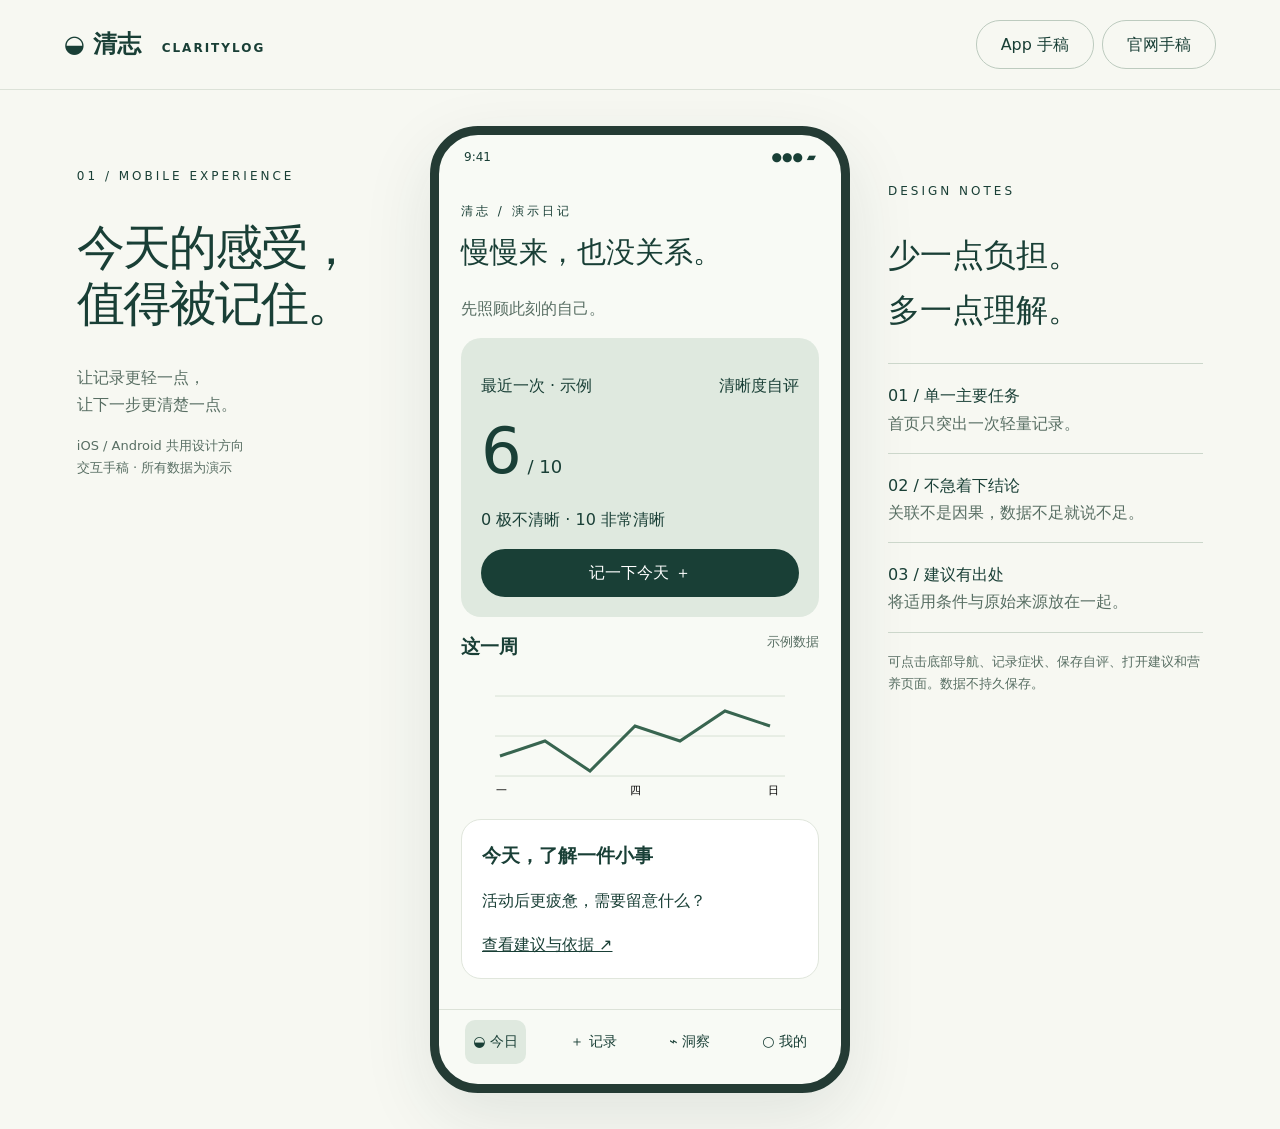
<file: design/v1.html>
<!doctype html><html lang="zh-CN"><meta charset="utf-8"><meta name="viewport" content="width=device-width,initial-scale=1"><title>清志 · 产品设计手稿</title><style>
:root{--ink:#193f36;--paper:#f7f8f2;--sage:#dfe9df}*{box-sizing:border-box}body{margin:0;background:var(--paper);color:var(--ink);font:16px/1.7 system-ui,'Microsoft Yahei',sans-serif}button,a{cursor:pointer}button{font:inherit;min-height:44px;border:0;border-radius:24px;padding:10px 24px;background:var(--ink);color:white}button:hover{filter:brightness(1.15)}a{color:inherit}header{padding:20px 5%;display:flex;align-items:center;justify-content:space-between;border-bottom:1px solid #dce2d8}.brand{font-size:24px;font-weight:700}.brand small{font-size:12px;letter-spacing:2px;margin-left:12px}.switch{display:flex;gap:8px}.switch button{background:transparent;color:var(--ink);border:1px solid #bdcbbf}.label{letter-spacing:3px;font-size:12px;text-transform:uppercase}h1{font-size:clamp(40px,5vw,76px);line-height:1.18;font-weight:500;letter-spacing:-2px}h2{font-size:32px;font-weight:500}h3{margin:0 0 10px}.muted{color:#586e63}.studio{padding:36px 6%;display:grid;grid-template-columns:1fr 420px 1fr;gap:38px;align-items:start}.intro{padding-top:40px}.intro h1{font-size:48px}.phone{width:100%;background:#f8faf5;border:9px solid #243b34;border-radius:48px;overflow:hidden;box-shadow:0 24px 70px #193f361a}.status{padding:12px 25px;display:flex;justify-content:space-between;font-size:12px}.screen{padding:16px 22px;min-height:640px}.screen h2{font-size:29px;margin:5px 0 18px}.card{background:white;border:1px solid #e0e6dc;border-radius:20px;padding:20px;margin:14px 0}.tint{background:var(--sage);border:0}.big{font-size:64px;line-height:1.2}.full{width:100%}.chips{display:flex;gap:8px;flex-wrap:wrap}.chips button{padding:6px 13px;background:#edf1e8;color:var(--ink);border:1px solid #c6d2c7;border-radius:12px}.chips button[aria-pressed=true]{background:var(--ink);color:white}.nav{display:flex;border-top:1px solid #dce2d8;padding:10px 8px 20px;justify-content:space-around}.nav button{padding:8px;background:none;color:var(--ink);font-size:14px;border-radius:10px}.nav button.active{background:var(--sage)}.note{font-size:13px;color:#586e63}.aside{padding-top:55px}.aside p{border-top:1px solid #ccd7cb;padding-top:18px}.hero{max-width:1200px;margin:auto;padding:70px 40px;display:grid;grid-template-columns:1.2fr 1fr;gap:80px;align-items:center}.hero p{max-width:490px}.hero .card{padding:32px;transform:rotate(-3deg);box-shadow:0 20px 60px #193f3612}.orb{height:80px;width:80px;border-radius:50%;background:linear-gradient(140deg,#e7eadb,#638775);margin-bottom:24px}.section{padding:65px 7%;max-width:1400px;margin:auto}.grid{display:grid;grid-template-columns:repeat(3,1fr);gap:24px}.band{background:#e7ede2}.line{display:flex;justify-content:space-between;gap:12px;margin:14px 0}input[type=range]{width:100%;accent-color:var(--ink)}input[type=number]{width:100%;padding:12px;border:1px solid #a9bcae;border-radius:10px;font:inherit}svg{width:100%;height:110px}footer{padding:36px 7%;border-top:1px solid #ccd7cb}.hidden{display:none!important}details{padding:18px 0;border-bottom:1px solid #cad6c8}dialog{border:1px solid #cad6c8;border-radius:20px;max-width:420px;padding:30px}dialog::backdrop{background:#193f3655}@media(max-width:1000px){.studio{grid-template-columns:1fr 420px}.aside{display:none}}@media(max-width:700px){header{flex-wrap:wrap;gap:15px}.studio{display:block;padding:24px 14px}.intro{padding:0}.intro h1{font-size:32px}.phone{max-width:420px;margin:25px auto}.hero{grid-template-columns:1fr;padding:40px 22px;gap:25px}.grid{grid-template-columns:1fr}.section{padding:40px 22px}.brand small{display:none}}
</style><header><div class="brand">◒ 清志 <small>CLARITYLOG</small></div><div class="switch"><button onclick="mode('app')">App 手稿</button><button onclick="mode('web')">官网手稿</button></div></header>
<main id="app" class="studio"><div class="intro"><div class="label">01 / MOBILE EXPERIENCE</div><h1>今天的感受，<br>值得被记住。</h1><p class="muted">让记录更轻一点，<br>让下一步更清楚一点。</p><p class="note">iOS / Android 共用设计方向<br>交互手稿 · 所有数据为演示</p></div><div class="phone"><div class="status"><span>9:41</span><span>●●● ▰</span></div><div id="screen" class="screen"></div><nav class="nav" aria-label="App 导航"><button onclick="page('today')">◒ 今日</button><button onclick="page('log')">＋ 记录</button><button onclick="page('insight')">⌁ 洞察</button><button onclick="page('me')">○ 我的</button></nav></div><aside class="aside"><div class="label">DESIGN NOTES</div><h2>少一点负担。<br>多一点理解。</h2><p>01 / 单一主要任务<br><span class="muted">首页只突出一次轻量记录。</span></p><p>02 / 不急着下结论<br><span class="muted">关联不是因果，数据不足就说不足。</span></p><p>03 / 建议有出处<br><span class="muted">将适用条件与原始来源放在一起。</span></p><p class="note">可点击底部导航、记录症状、保存自评、打开建议和营养页面。数据不持久保存。</p></aside></main>
<main id="web" class="hidden"><section class="hero"><div><div class="label">为每一个想更清晰的日子</div><h1>把模糊的感受，<br>慢慢记清楚。</h1><p class="muted">清志陪你记录脑雾与日常生活，观察饮食、睡眠和活动中的线索，了解每条建议背后的依据。</p><button onclick="mode('app')">查看产品演示 ↗</button> <button onclick="show('内测尚未开放。这是官网设计手稿，没有收集或发送任何个人信息。')">了解内测</button><p class="note">规划支持 iOS 与 Android · 中文优先</p></div><div class="card"><div class="orb"></div><div class="label">YOUR DAY, A LITTLE CLEARER</div><h2>不必一次想清楚所有事。</h2><p>从记下今天的状态开始。</p><div class="card tint"><div class="line"><span>今天感觉怎样？</span><span>演示</span></div><div class="big">6 <small style="font-size:18px">/ 10</small></div><p>清晰度自评 · 只与你自己比较</p></div><p class="note">清志 ClarityLog / 每一天，都有迹可循</p></div></section><div class="band"><section class="section"><div class="label">从感受，到线索</div><h2>有时，说清楚自己的状态就很难。</h2><div class="grid"><p>想专注，思绪却总是飘走。</p><p>熟悉的词，突然卡在嘴边。</p><p>忙了一天，却很难理清头绪。</p></div></section></div><section class="section"><div class="label">HOW IT WORKS</div><h2>给自己一个轻一点的开始。</h2><div class="grid"><article class="card"><div class="label">01 / 记录</div><h2>记下此刻</h2><p>选择感受与症状。没精力时，只记一项也可以。</p></article><article class="card"><div class="label">02 / 观察</div><h2>回看日常</h2><p>让睡眠、饮食、活动与状态放在一起，观察可能的联系。</p></article><article class="card"><div class="label">03 / 行动</div><h2>了解下一步</h2><p>阅读适合自己的建议，同时看到来源、适用范围和限制。</p></article></div></section><section class="section band"><div class="label">EVIDENCE, WITH CONTEXT</div><h2>每一条建议，都应说清楚为什么。</h2><div class="grid"><div><h3>饮食与营养线索</h3><p>关注饮食结构；摄入估算不等于身体缺乏诊断。</p></div><div><h3>活动与恢复</h3><p>不仅记录运动，也留意活动后是否更疲惫。</p></div><div><h3>看得见的依据</h3><p>指南、研究与个人观察分开展示。</p><a href="https://www.cdc.gov/long-covid/hcp/clinical-guidance/index.html" target="_blank" rel="noopener">示例来源：CDC 临床指导 ↗</a></div></div></section><section class="section"><h2>先从免费记录开始。</h2><div class="grid"><article class="card"><h3>基础版</h3><div class="big">免费</div><p>日常记录 · 基础趋势 · 原始数据导出<br>安全信息与建议出处始终可读</p></article><article class="card tint"><h3>清志 Plus · 价格待验证</h3><div class="big">¥128<small style="font-size:18px"> / 年</small></div><p>深度回顾 · 结构化周报 · 自定义观察计划</p><p class="note">定价方案示意，暂未开放购买。月付候选价 ¥18。</p></article></div></section><section class="section"><h2>你可能想知道</h2><details><summary>清志可以诊断或治疗脑雾吗？</summary><p>清志用于记录与健康信息支持，不能诊断病因或替代诊疗。持续或加重的困扰应向专业人员咨询。</p></details><details><summary>需要每天坚持吗？</summary><p>不用。可以跳过、补记或只记录一项，缺失会如实显示。</p></details><details><summary>拍照能知道缺什么营养吗？</summary><p>不能。未来的照片功能用于辅助识别食物并由你确认，不能测量体内营养水平。</p></details><details><summary>这些演示数据会上传吗？</summary><p>这份本地手稿不上传数据，输入仅在当前页面内存中，刷新即重置。正式产品的隐私方案需在上线前实现并披露。</p></details></section><footer><div class="brand">◒ 清志 ClarityLog</div><p>把模糊的感受，慢慢记清楚。</p><p class="note">产品概念手稿 · 尚未发布 · 不提供医疗诊断</p></footer></main><dialog id="modal"><p id="message"></p><button onclick="document.getElementById('modal').close()">知道了</button></dialog>
<script>
let score=6,saved=false;const screen=document.getElementById('screen');function mode(m){document.getElementById('app').classList.toggle('hidden',m!=='app');document.getElementById('web').classList.toggle('hidden',m!=='web');window.scrollTo(0,0)}function show(t){document.getElementById('message').textContent=t;document.getElementById('modal').showModal()}function chart(){return '<svg viewBox="0 0 300 110" role="img" aria-label="演示趋势：周一到周日的清晰度自评为4、5、3、6、5、7、6"><path d="M5 90H295M5 50H295M5 10H295" fill="none" stroke="#d7e1d4"/><polyline points="10,70 55,55 100,85 145,40 190,55 235,25 280,40" fill="none" stroke="#386550" stroke-width="3"/><text x="6" y="108" font-size="11">一</text><text x="140" y="108" font-size="11">四</text><text x="278" y="108" font-size="11">日</text></svg>'}function page(p){document.querySelectorAll('.nav button').forEach((b,i)=>b.classList.toggle('active',['today','log','insight','me'][i]===p));let html='';if(p==='today')html=`<span class="label">清志 / 演示日记</span><h2>慢慢来，也没关系。</h2><p class="muted">先照顾此刻的自己。</p><div class="card tint"><div class="line"><span>${saved?'刚刚记录':'最近一次 · 示例'}</span><span>清晰度自评</span></div><div class="big">${score}<small style="font-size:18px"> / 10</small></div><p>0 极不清晰 · 10 非常清晰</p><button class="full" onclick="page('log')">${saved?'修改本次记录':'记一下今天'} ＋</button></div><div class="line"><h3>这一周</h3><span class="note">示例数据</span></div>${chart()}<div class="card"><h3>今天，了解一件小事</h3><p>活动后更疲惫，需要留意什么？</p><a href="#" onclick="page('evidence');return false">查看建议与依据 ↗</a></div>`;if(p==='log')html=`<span class="label">轻量记录</span><h2>此刻，感觉怎么样？</h2><div class="card tint"><label for="clarity">清晰度自评 <strong id="value">${score}</strong> / 10</label><input id="clarity" type="range" min="0" max="10" value="${score}" oninput="document.getElementById('value').textContent=this.value"><div class="line note"><span>极不清晰</span><span>非常清晰</span></div></div><h3>哪些感受更明显？</h3><p class="note">可多选，也可以跳过</p><div class="chips">${['难集中','容易忘事','思考变慢','找词困难','精神疲惫','不确定'].map(s=>`<button aria-pressed="false" onclick="this.setAttribute('aria-pressed',this.getAttribute('aria-pressed')!=='true')">${s}</button>`).join('')}</div><div class="card"><label for="sleep">昨晚睡了多久？（可选，小时）</label><input id="sleep" type="number" min="0" max="24" step="0.5" placeholder="例如 7.5"></div><button class="full" onclick="score=Number(document.getElementById('clarity').value);saved=true;page('today')">保存自评</button><p class="note">此手稿仅保存自评分数至内存；症状与睡眠用于展示表单交互，不会保存。</p><a href="#" onclick="page('food');return false">添加饮食与活动记录 →</a>`;if(p==='insight')html=`<span class="label">观察，不急着解释</span><h2>最近一周的你</h2><div class="card"><div class="line"><h3>清晰度自评</h3><span>7 天示例</span></div>${chart()}<p class="note">仅供本人纵向回看，非认知检测。</p></div><div class="card tint"><h3>先积累，再看规律</h3><p>当前真实记录不足，暂不生成关联分析。</p><p class="note">图表为设计示例，不能作为你的健康结论。</p></div><h3>接下来可以记录</h3><p>睡眠是否恢复精力？<br>活动后当天或随后两天是否更不舒服？</p><button onclick="page('log')">补充一条记录</button>`;if(p==='evidence')html=`<button onclick="page('today')">← 返回</button><p class="label">建议依据 / 内容示例</p><h2>留意活动后的变化</h2><div class="card tint"><h3>先观察自己的耐受情况</h3><p>若活动后状态明显加重，记录活动内容和随后两天的变化，并与专业人员讨论。</p></div><h3>为什么有这条提醒？</h3><p>CDC 在长新冠临床指导中指出，活动后不适可能延迟 12–48 小时出现。</p><p class="note">适用语境：长新冠相关活动后不适。不是对所有脑雾人群的运动处方；不代表你已被诊断。</p><div class="card"><h3>指南来源</h3><a target="_blank" rel="noopener" href="https://www.cdc.gov/long-covid/hcp/clinical-guidance/index.html">CDC · Long COVID Clinical Guidance ↗</a><p class="note">查阅：2026-11-13<br>正式上线前需专业审核</p></div>`;if(p==='food')html=`<button onclick="page('log')">← 返回</button><h2>日常生活里的线索</h2><div class="card"><h3>午餐 · 示例</h3><p>米饭 / 豆腐 / 青菜 / 鸡蛋</p><p class="note">份量待确认；混合菜估算误差较大。</p><button onclick="show('规划：拍照或文字输入 → 核对食物 → 确认份量。此手稿未接入识别服务。')">确认食物与份量</button></div><div class="card tint"><h3>营养线索</h3><p>先关注饮食种类和规律。</p><p class="note">不根据这一餐判断营养缺乏，也不推荐补剂剂量。</p></div><div class="card"><h3>活动与恢复</h3><p>活动后当天或随后两天，是否更不舒服？</p><div class="chips">${['是','否','不确定'].map(s=>`<button onclick="show('已体验选项：${s}。正式版将关联活动时间与后续记录，此处不保存。')">${s}</button>`).join('')}</div></div>`;if(p==='me')html=`<span class="label">按你的节奏</span><h2>我的清志</h2><div class="card tint"><h3>基础体验</h3><p>好好记录，不必追赶进度。</p></div>${['通知与提醒','导出我的数据','隐私与删除','会员与订阅'].map(s=>`<div class="card"><button class="full" onclick="show('${s}：这是设计占位，尚未接入正式服务。当前输入只在页面内存中。')">${s} →</button></div>`).join('')}`;screen.innerHTML=html}page('today');
</script></html>
</file>
<file: design/v2.css>
:root{--ink:#243850;--paper:#f4f1ea;--sage:#e7eaf0}body{color:#263347;background:var(--paper)}header{border-color:#c9c5bc;padding:18px 5%}.brand{letter-spacing:2px}.brand small{font-weight:400;letter-spacing:3px}button{border-radius:5px;background:#263c56}button:focus-visible,a:focus-visible,input:focus-visible,select:focus-visible{outline:3px solid #ad632e;outline-offset:3px}.switch button{border-radius:3px;border-color:#b9bec4}h1,h2{font-family:'Songti SC','SimSun',serif;font-weight:400}h1{letter-spacing:0}.studio{max-width:1400px;margin:auto;grid-template-columns:1fr 410px 1fr;gap:60px;padding-top:50px}.intro h1{font-size:46px;line-height:1.5}.label{color:#6b6f77;letter-spacing:2px;font-size:11px}.phone{border:5px solid #263347;border-radius:34px;background:#fffefb;box-shadow:12px 20px 0 #e2ded5}.screen{padding:18px 24px;min-height:670px}.screen h2{line-height:1.5}.card{background:transparent;border:0;border-top:1px solid #d6d5d0;border-radius:0;padding:20px 0;margin:14px 0}.tint{background:#ebeef2;border:0;padding:22px;border-radius:3px}.big{font-family:Georgia,serif;font-size:72px}.muted,.note{color:#657080}.nav{background:#f9f8f4;border-color:#d3d3ce}.nav button{border-radius:0;color:#42536b}.nav button.active{background:transparent;border-bottom:2px solid #263c56;font-weight:bold}.chips button{background:transparent;border-color:#c4c9cf;border-radius:4px;color:#263c56}.chips button[aria-pressed=true]{background:#263c56}.aside{font-size:14px}.aside h2{font-size:27px}.aside p{border-color:#c9c5bc}.hero{max-width:1280px;gap:65px;padding-top:85px;padding-bottom:85px}.hero h1{font-size:clamp(38px,4.6vw,66px);line-height:1.45}.hero>.card{transform:none;box-shadow:14px 16px 0 #dedad2;background:#fffefb;border:1px solid #cecac2;padding:35px}.orb{border-radius:0;background:none;height:45px;width:100%;border-top:1px solid #263c56;border-bottom:3px double #263c56}.band{background:#e7e5dd}.grid{gap:40px}.section{border-top:1px solid #c9c5bc}.section h2{font-size:35px}.section .grid article{border-top:2px solid #263c56}.full{margin-top:8px}select,input[type=date]{width:100%;padding:12px;border:1px solid #bbc2cc;border-radius:4px;background:#fffefb;font:inherit;color:#263347}label.field{display:block;margin:15px 0 6px}.step{display:flex;gap:5px;margin:12px 0 26px}.step i{height:3px;flex:1;background:#deded9}.step i.on{background:#263c56}.entry{border-top:1px solid #d1d3d4;padding:14px 0}.periodtag{font-size:12px;color:#874d48;border-left:3px solid #a26259;padding-left:9px}.calendar{display:grid;grid-template-columns:repeat(7,1fr);gap:5px;text-align:center;margin:20px 0}.calendar span{padding:5px 0;font-size:12px}.calendar .bleed{background:#eadbd6;border-bottom:2px solid #a26259}.quiet{background:transparent;color:#263c56;text-decoration:underline;padding-left:0}.age-note{font-size:14px;border-left:2px solid #b4bdc8;padding:8px 14px}.hero button+button{background:transparent;color:#263c56;border:1px solid #263c56}@media(max-width:1000px){.studio{grid-template-columns:1fr 410px;gap:30px}}@media(max-width:700px){.studio{display:block;padding:24px 16px}.phone{box-shadow:6px 8px 0 #e2ded5}.intro h1{font-size:30px}.hero{padding:35px 22px}.hero>.card{margin-right:12px}.section h2{font-size:28px}}
</file>
